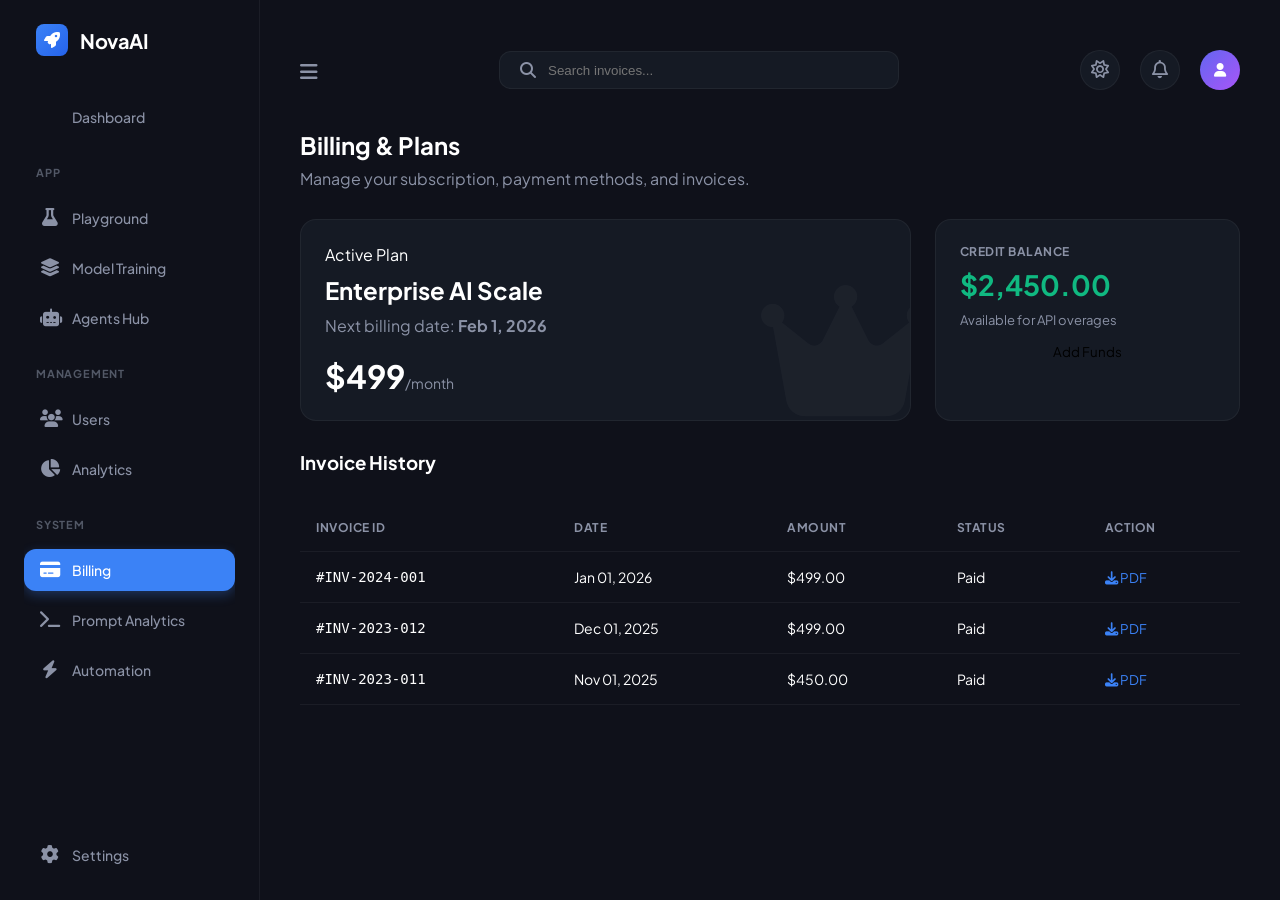
<file: billing.html>
<!DOCTYPE html>
<html lang="en">
<head>
    <meta charset="UTF-8">
    <meta name="viewport" content="width=device-width, initial-scale=1.0">
    <title>Billing & Plans - NovaAI</title>
    <!-- Fonts -->
    <link rel="preconnect" href="https://fonts.googleapis.com">
    <link href="https://fonts.googleapis.com/css2?family=Plus+Jakarta+Sans:wght@300;400;500;600;700&display=swap" rel="stylesheet">
    <!-- FontAwesome -->
    <link rel="stylesheet" href="https://cdnjs.cloudflare.com/ajax/libs/font-awesome/6.4.0/css/all.min.css">
    <!-- Custom CSS -->
    <link rel="stylesheet" href="assets/css/style.css">
</head>
<body>

    <div class="app-wrapper">
        <!-- Sidebar -->
        <aside class="sidebar">
            <div class="logo-container">
                <div class="logo-icon">
                    <i class="fa-solid fa-rocket"></i>
                </div>
                <div class="logo-text">NovaAI</div>
            </div>
            
            <nav class="nav-menu">
                <a href="dashboard.html" class="nav-item">
                    <i class="fa-solid fa-grid-2"></i> <span>Dashboard</span>
                </a>
                
                <div class="nav-category">App</div>

                <a href="playground.html" class="nav-item">
                    <i class="fa-solid fa-flask"></i> <span>Playground</span>
                </a>

                <a href="model-training.html" class="nav-item">
                    <i class="fa-solid fa-layer-group"></i> <span>Model Training</span> 
                </a>

                <a href="agents.html" class="nav-item">
                    <i class="fa-solid fa-robot"></i> <span>Agents Hub</span>
                </a>

                <div class="nav-category">Management</div>
                
                <a href="#" class="nav-item">
                    <i class="fa-solid fa-users"></i> <span>Users</span>
                </a>
                <a href="#" class="nav-item">
                     <i class="fa-solid fa-chart-pie"></i> <span>Analytics</span>
                </a>

                <div class="nav-category">System</div>

                <a href="billing.html" class="nav-item active">
                    <i class="fa-solid fa-credit-card"></i> <span>Billing</span>
                </a>
                <a href="#" class="nav-item">
                    <i class="fa-solid fa-terminal"></i> <span>Prompt Analytics</span>
                </a>
                <a href="#" class="nav-item">
                    <i class="fa-solid fa-bolt"></i> <span>Automation</span>
                </a>
                
                <div style="flex: 1;"></div>
                
                <a href="settings.html" class="nav-item">
                    <i class="fa-solid fa-gear"></i> <span>Settings</span>
                </a>
            </nav>
        </aside>

        <!-- Main Content -->
        <main class="main-content">
            <!-- Header -->
            <header class="top-header">
                <button id="sidebar-toggle" style="color: var(--text-secondary); font-size: 20px;">
                    <i class="fa-solid fa-bars"></i>
                </button>
                <div class="search-container">
                    <i class="fa-solid fa-search"></i>
                    <input type="text" class="search-input" placeholder="Search invoices...">
                </div>
                <div class="header-actions">
                    <button class="icon-btn"><i class="fa-regular fa-sun"></i></button>
                    <button class="icon-btn"><i class="fa-regular fa-bell"></i></button>
                    <div class="user-profile"><i class="fa-solid fa-user"></i></div>
                </div>
            </header>

            <h1 class="page-title">Billing & Plans</h1>
            <p class="welcome-text">Manage your subscription, payment methods, and invoices.</p>

            <!-- Usage Summary -->
            <div style="display: grid; grid-template-columns: 2fr 1fr; gap: 24px; margin-bottom: 30px;">
                <div class="stat-card" style="position: relative; overflow: hidden;">
                    <div style="position: relative; z-index: 2;">
                        <span class="badge badge-success" style="margin-bottom: 15px;">Active Plan</span>
                        <h2 style="font-size: 24px; margin: 10px 0;">Enterprise AI Scale</h2>
                        <div style="color: var(--text-secondary); margin-bottom: 20px;">Next billing date: <strong>Feb 1, 2026</strong></div>
                        <div style="font-size: 32px; font-weight: 700; color: #fff;">$499<span style="font-size: 14px; color: var(--text-secondary); font-weight: 400;">/month</span></div>
                    </div>
                    <!-- Background decoration -->
                    <div style="position: absolute; right: -20px; bottom: -20px; font-size: 150px; color: rgba(255,255,255,0.03);">
                        <i class="fa-solid fa-crown"></i>
                    </div>
                </div>

                <div class="stat-card">
                    <div class="stat-label">Credit Balance</div>
                    <div class="stat-value" style="color: var(--primary-green);">$2,450.00</div>
                    <div class="stat-desc">Available for API overages</div>
                    <button class="btn btn-primary" style="margin-top: 15px; width: 100%;">Add Funds</button>
                </div>
            </div>

            <h3 style="margin-bottom: 20px;">Invoice History</h3>
            <div class="table-container">
                <table class="custom-table">
                    <thead>
                        <tr>
                            <th>Invoice ID</th>
                            <th>Date</th>
                            <th>Amount</th>
                            <th>Status</th>
                            <th>Action</th>
                        </tr>
                    </thead>
                    <tbody>
                        <tr>
                            <td class="font-mono">#INV-2024-001</td>
                            <td>Jan 01, 2026</td>
                            <td>$499.00</td>
                            <td><span class="badge badge-success">Paid</span></td>
                            <td><button style="color: var(--primary-blue);"><i class="fa-solid fa-download"></i> PDF</button></td>
                        </tr>
                        <tr>
                            <td class="font-mono">#INV-2023-012</td>
                            <td>Dec 01, 2025</td>
                            <td>$499.00</td>
                            <td><span class="badge badge-success">Paid</span></td>
                            <td><button style="color: var(--primary-blue);"><i class="fa-solid fa-download"></i> PDF</button></td>
                        </tr>
                        <tr>
                            <td class="font-mono">#INV-2023-011</td>
                            <td>Nov 01, 2025</td>
                            <td>$450.00</td>
                            <td><span class="badge badge-success">Paid</span></td>
                            <td><button style="color: var(--primary-blue);"><i class="fa-solid fa-download"></i> PDF</button></td>
                        </tr>
                    </tbody>
                </table>
            </div>

        </main>
    </div>

    <!-- Mobile Bottom Navigation -->
    <div class="mobile-bottom-nav">
        <a href="dashboard.html" class="mobile-nav-item">
            <i class="fa-solid fa-grid-2"></i>
            <span>Home</span>
        </a>
        <a href="agents.html" class="mobile-nav-item">
            <i class="fa-solid fa-robot"></i>
            <span>Agents</span>
        </a>
        <a href="playground.html" class="mobile-nav-item">
             <div style="background: var(--primary-blue); width: 40px; height: 40px; border-radius: 50%; display: flex; align-items: center; justify-content: center; margin-bottom: 0; margin-top: -20px; border: 4px solid var(--bg-body); color: white;">
                <i class="fa-solid fa-plus" style="font-size: 18px; margin: 0;"></i>
             </div>
        </a>
        <a href="model-training.html" class="mobile-nav-item">
            <i class="fa-solid fa-layer-group"></i>
            <span>Train</span>
        </a>
        <a href="settings.html" class="mobile-nav-item">
            <i class="fa-solid fa-gear"></i>
            <span>Settings</span>
        </a>
    </div>

    <script src="assets/js/main.js"></script>
</body>
</html>
</file>
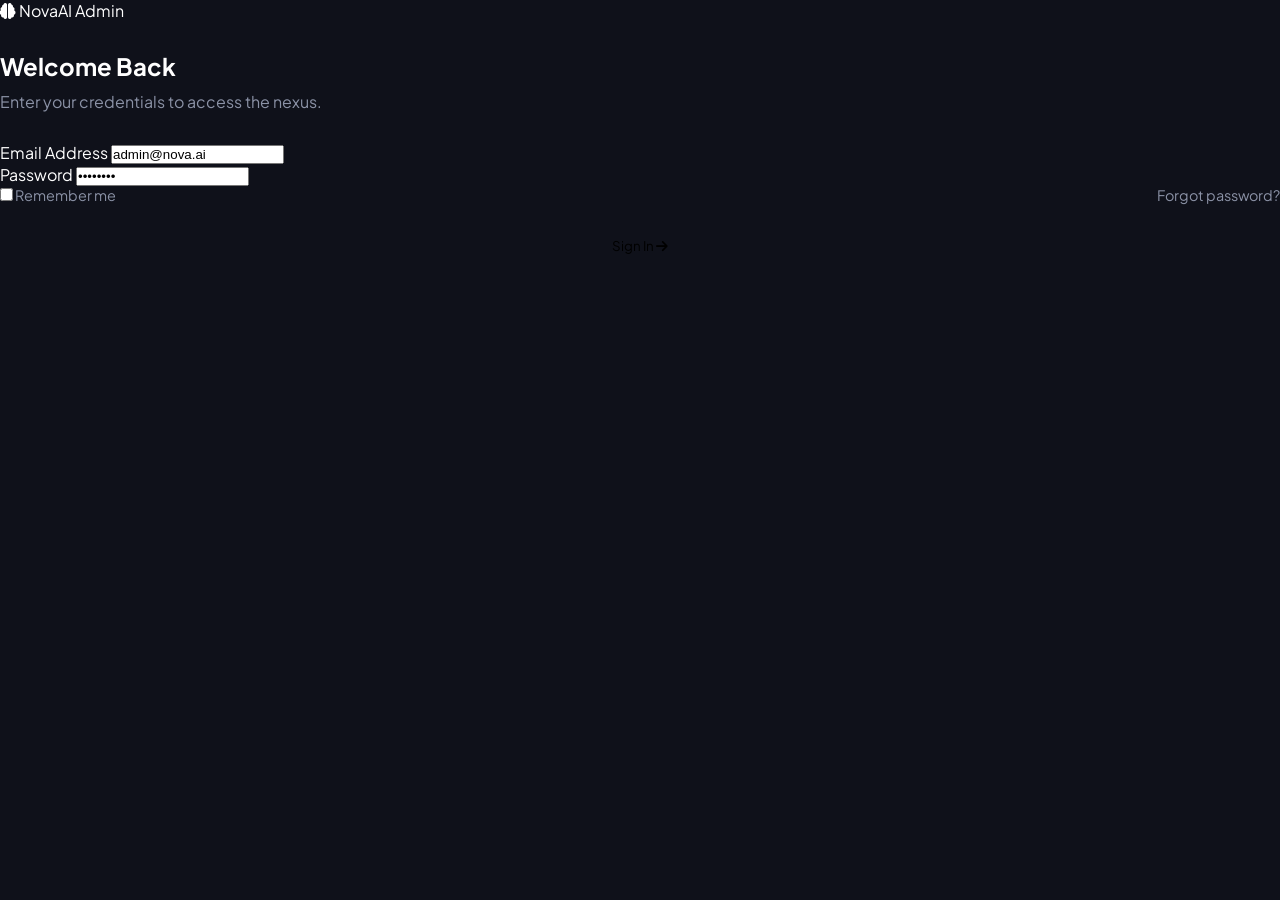
<file: forgot-password.html>
<!DOCTYPE html>
<html lang="en">
  <head>
    <meta charset="UTF-8" />
    <meta name="viewport" content="width=device-width, initial-scale=1.0" />
    <title>Login - AI Admin Dashboard</title>
    <!-- Google Fonts -->
    <link rel="preconnect" href="https://fonts.googleapis.com" />
    <link rel="preconnect" href="https://fonts.gstatic.com" crossorigin />
    <link
      href="https://fonts.googleapis.com/css2?family=Outfit:wght@300;400;500;600;700&display=swap"
      rel="stylesheet"
    />
    <!-- Font Awesome -->
    <link
      rel="stylesheet"
      href="https://cdnjs.cloudflare.com/ajax/libs/font-awesome/6.4.0/css/all.min.css"
    />
    <!-- Custom CSS -->
    <link rel="stylesheet" href="assets/css/style.css" />
  </head>
  <body class="login-body">
    <div class="glass-panel login-card">
      <div class="logo" style="justify-content: center; margin-bottom: 30px">
        <i class="fa-solid fa-brain"></i>
        <span>NovaAI Admin</span>
      </div>

      <h2 style="margin-bottom: 10px">Welcome Back</h2>
      <p style="color: var(--text-secondary); margin-bottom: 30px">
        Enter your credentials to access the nexus.
      </p>

      <form action="dashboard.html">
        <div class="form-group">
          <label class="form-label">Email Address</label>
          <input
            type="email"
            class="form-input"
            placeholder="admin@novaai.com"
            value="admin@nova.ai"
          />
        </div>

        <div class="form-group">
          <label class="form-label">Password</label>
          <input
            type="password"
            class="form-input"
            placeholder="••••••••"
            value="password"
          />
        </div>

        <div
          style="
            display: flex;
            justify-content: space-between;
            margin-bottom: 30px;
            font-size: 0.9rem;
            color: var(--text-secondary);
          "
        >
          <label><input type="checkbox" /> Remember me</label>
          <a href="#" style="color: var(--accent-primary)">Forgot password?</a>
        </div>

        <button
          type="submit"
          class="btn btn-primary"
          style="width: 100%; justify-content: center"
        >
          Sign In <i class="fa-solid fa-arrow-right"></i>
        </button>
      </form>
    </div>
  </body>
</html>
</file>
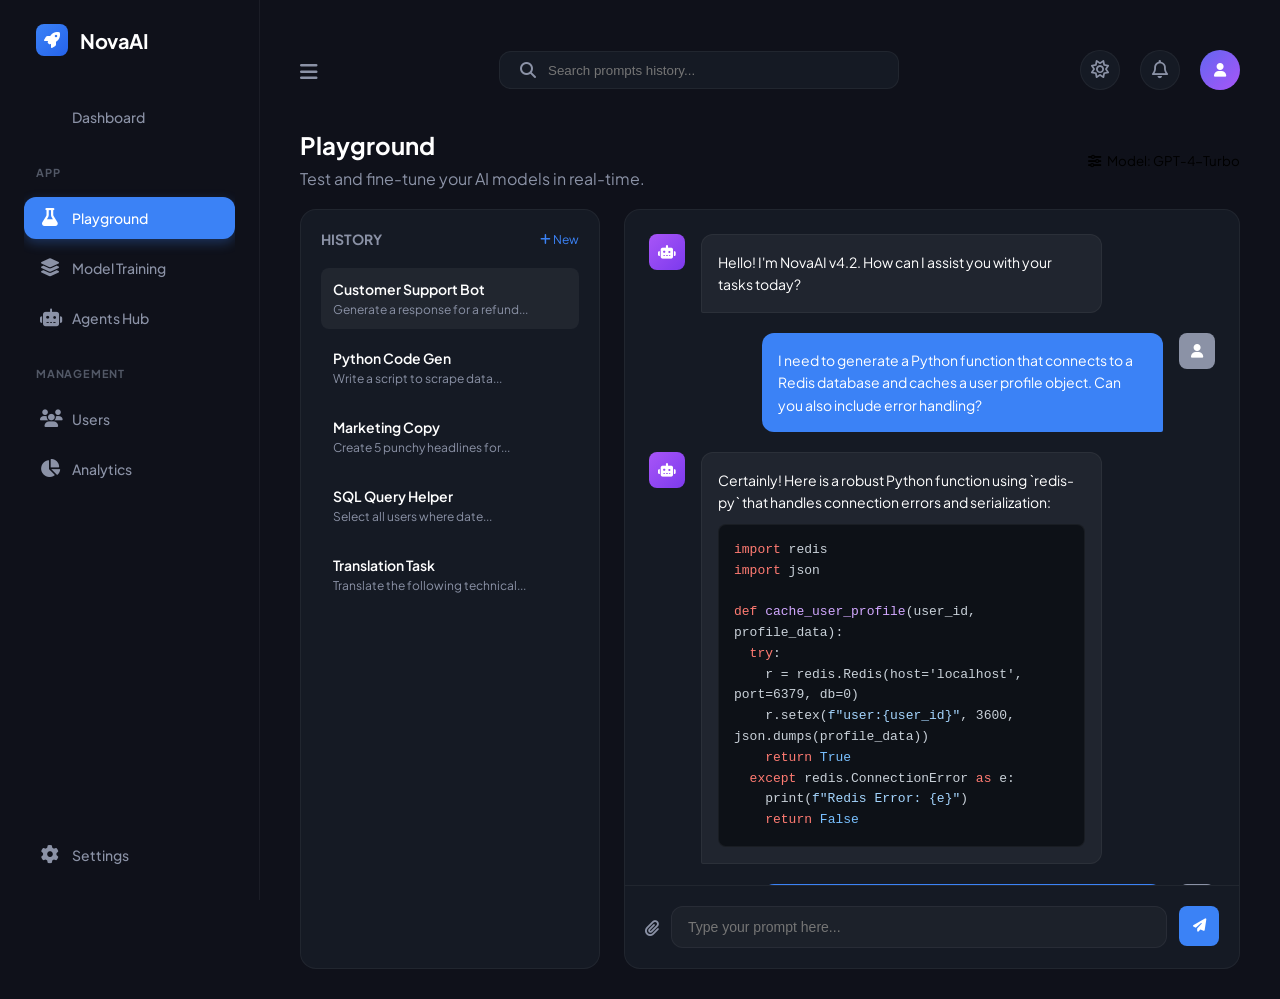
<file: models.html>
<!DOCTYPE html>
<html lang="en">
<head>
    <meta charset="UTF-8">
    <meta name="viewport" content="width=device-width, initial-scale=1.0">
    <title>AI Playground - NovaAI</title>
    <!-- Fonts -->
    <link rel="preconnect" href="https://fonts.googleapis.com">
    <link rel="preconnect" href="https://fonts.gstatic.com" crossorigin>
    <link href="https://fonts.googleapis.com/css2?family=Plus+Jakarta+Sans:wght@300;400;500;600;700&display=swap" rel="stylesheet">
    <!-- FontAwesome -->
    <link rel="stylesheet" href="https://cdnjs.cloudflare.com/ajax/libs/font-awesome/6.4.0/css/all.min.css">
    <!-- Custom CSS -->
    <link rel="stylesheet" href="assets/css/style.css">
</head>
<body>

    <div class="app-wrapper">
        <!-- Sidebar -->
        <aside class="sidebar">
            <div class="logo-container">
                <div class="logo-icon">
                    <i class="fa-solid fa-rocket"></i>
                </div>
                <div class="logo-text">NovaAI</div>
            </div>
            
            <nav class="nav-menu">
                <a href="dashboard.html" class="nav-item">
                    <i class="fa-solid fa-grid-2"></i> <span>Dashboard</span>
                </a>
                
                <div class="nav-category">App</div>

                <a href="playground.html" class="nav-item active">
                    <i class="fa-solid fa-flask"></i> <span>Playground</span>
                </a>

                <a href="model-training.html" class="nav-item">
                    <i class="fa-solid fa-layer-group"></i> <span>Model Training</span> 
                </a>

                <a href="agents.html" class="nav-item">
                    <i class="fa-solid fa-robot"></i> <span>Agents Hub</span>
                </a>

                <div class="nav-category">Management</div>
                
                <a href="#" class="nav-item">
                    <i class="fa-solid fa-users"></i> <span>Users</span>
                </a>
                <a href="#" class="nav-item">
                     <i class="fa-solid fa-chart-pie"></i> <span>Analytics</span>
                </a>

                <div style="flex: 1;"></div>
                
                <a href="settings.html" class="nav-item">
                    <i class="fa-solid fa-gear"></i> <span>Settings</span>
                </a>
            </nav>
        </aside>

        <!-- Main Content -->
        <main class="main-content">
            <!-- Top Header -->
            <header class="top-header">
                <button id="sidebar-toggle" style="color: var(--text-secondary); font-size: 20px;">
                    <i class="fa-solid fa-bars"></i>
                </button>

                <div class="search-container">
                    <i class="fa-solid fa-search"></i>
                    <input type="text" class="search-input" placeholder="Search prompts history...">
                </div>

                <div class="header-actions">
                    <button class="icon-btn"><i class="fa-regular fa-sun"></i></button>
                    <button class="icon-btn"><i class="fa-regular fa-bell"></i></button>
                    <div class="user-profile">
                        <i class="fa-solid fa-user"></i>
                    </div>
                </div>
            </header>

            <!-- Page Content -->
            <div style="display: flex; justify-content: space-between; align-items: center; margin-bottom: 20px;">
                <div>
                    <h1 class="page-title">Playground</h1>
                    <p class="welcome-text" style="margin-bottom: 0;">Test and fine-tune your AI models in real-time.</p>
                </div>
                <div>
                    <button class="badge badge-neutral" style="border: 1px solid var(--border-glass); cursor: pointer;">
                        <i class="fa-solid fa-sliders"></i> &nbsp; Model: GPT-4-Turbo
                    </button>
                </div>
            </div>

            <div class="chat-layout">
                <!-- Sidebar History -->
                <div class="chat-sidebar">
                    <div style="display: flex; justify-content: space-between; align-items: center; margin-bottom: 20px;">
                        <h3 style="font-size: 14px; color: var(--text-secondary); text-transform: uppercase; font-weight: 700;">History</h3>
                        <button style="color: var(--primary-blue); font-size: 12px;"><i class="fa-solid fa-plus"></i> New</button>
                    </div>

                    <div style="flex: 1; overflow-y: auto;">
                        <div class="chat-item active">
                            <div class="chat-item-title">Customer Support Bot</div>
                            <div class="chat-item-preview">Generate a response for a refund...</div>
                        </div>
                        <div class="chat-item">
                            <div class="chat-item-title">Python Code Gen</div>
                            <div class="chat-item-preview">Write a script to scrape data...</div>
                        </div>
                        <div class="chat-item">
                            <div class="chat-item-title">Marketing Copy</div>
                            <div class="chat-item-preview">Create 5 punchy headlines for...</div>
                        </div>
                        <div class="chat-item">
                            <div class="chat-item-title">SQL Query Helper</div>
                            <div class="chat-item-preview">Select all users where date...</div>
                        </div>
                        <div class="chat-item">
                            <div class="chat-item-title">Translation Task</div>
                            <div class="chat-item-preview">Translate the following technical...</div>
                        </div>
                    </div>
                </div>

                <!-- Chat Area -->
                <div class="chat-main">
                    <div class="chat-messages">
                        
                        <!-- AI Message -->
                        <div class="message ai">
                            <div class="message-avatar" style="background: var(--accent-gradient-purple); color: white;">
                                <i class="fa-solid fa-robot"></i>
                            </div>
                            <div class="message-bubble">
                                Hello! I'm NovaAI v4.2. How can I assist you with your tasks today?
                            </div>
                        </div>

                        <!-- User Message -->
                        <div class="message user">
                            <div class="message-avatar" style="background: var(--text-secondary); color: white;">
                                <i class="fa-solid fa-user"></i>
                            </div>
                            <div class="message-bubble">
                                I need to generate a Python function that connects to a Redis database and caches a user profile object. Can you also include error handling?
                            </div>
                        </div>

                        <!-- AI Message -->
                        <div class="message ai">
                            <div class="message-avatar" style="background: var(--accent-gradient-purple); color: white;">
                                <i class="fa-solid fa-robot"></i>
                            </div>
                            <div class="message-bubble">
                                <p style="margin-bottom: 10px;">Certainly! Here is a robust Python function using `redis-py` that handles connection errors and serialization:</p>
                                
                                <div style="background: #0d1117; padding: 15px; border-radius: 8px; font-family: 'JetBrains Mono', monospace; font-size: 13px; border: 1px solid var(--glass-border); color: #c9d1d9;">
                                    <span style="color: #ff7b72">import</span> redis<br>
                                    <span style="color: #ff7b72">import</span> json<br><br>
                                    <span style="color: #ff7b72">def</span> <span style="color: #d2a8ff">cache_user_profile</span>(user_id, profile_data):<br>
                                    &nbsp;&nbsp;<span style="color: #ff7b72">try</span>:<br>
                                    &nbsp;&nbsp;&nbsp;&nbsp;r = redis.Redis(host='localhost', port=6379, db=0)<br>
                                    &nbsp;&nbsp;&nbsp;&nbsp;r.setex(<span style="color: #a5d6ff">f"user:{user_id}"</span>, 3600, json.dumps(profile_data))<br>
                                    &nbsp;&nbsp;&nbsp;&nbsp;<span style="color: #ff7b72">return</span> <span style="color: #79c0ff">True</span><br>
                                    &nbsp;&nbsp;<span style="color: #ff7b72">except</span> redis.ConnectionError <span style="color: #ff7b72">as</span> e:<br>
                                    &nbsp;&nbsp;&nbsp;&nbsp;print(<span style="color: #a5d6ff">f"Redis Error: {e}"</span>)<br>
                                    &nbsp;&nbsp;&nbsp;&nbsp;<span style="color: #ff7b72">return</span> <span style="color: #79c0ff">False</span>
                                </div>
                            </div>
                        </div>

                         <!-- User Message -->
                        <div class="message user">
                            <div class="message-avatar" style="background: var(--text-secondary); color: white;">
                                <i class="fa-solid fa-user"></i>
                            </div>
                            <div class="message-bubble">
                                Great. Now what if the Redis instance is down? How do I fallback?
                            </div>
                        </div>

                        <!-- Typing Indicator -->
                        <div class="message ai">
                            <div class="message-avatar" style="background: var(--accent-gradient-purple); color: white;">
                                <i class="fa-solid fa-robot"></i>
                            </div>
                            <div class="message-bubble" style="padding: 12px 16px;">
                                <div style="display: flex; gap: 4px;">
                                    <div style="width: 6px; height: 6px; background: var(--text-secondary); border-radius: 50%; opacity: 0.6; animation: skeleton-loading 1s infinite;"></div>
                                    <div style="width: 6px; height: 6px; background: var(--text-secondary); border-radius: 50%; opacity: 0.6; animation: skeleton-loading 1s infinite 0.2s;"></div>
                                    <div style="width: 6px; height: 6px; background: var(--text-secondary); border-radius: 50%; opacity: 0.6; animation: skeleton-loading 1s infinite 0.4s;"></div>
                                </div>
                            </div>
                        </div>

                    </div>

                    
                    <!-- Input Area -->
                    <div class="chat-input-area">
                        <button style="color: var(--text-secondary); font-size: 16px;"><i class="fa-solid fa-paperclip"></i></button>
                        <input type="text" class="chat-input" placeholder="Type your prompt here...">
                        <button style="background: var(--primary-blue); color: white; width: 40px; height: 40px; border-radius: 8px; display: flex; align-items: center; justify-content: center;">
                            <i class="fa-solid fa-paper-plane"></i>
                        </button>
                    </div>
                </div>
            </div>

        </main>
    </div>

    <!-- Main Logic -->
    <script src="assets/js/main.js"></script>
</body>
</html>
</file>
<file: assets/css/style.css>
/* 
   NovaAI - Premium Admin Dashboard Template
   Author: NovaAI Team
   Version: 1.0.0
   License: Envato Market Standard
*/

@import url('https://fonts.googleapis.com/css2?family=Plus+Jakarta+Sans:wght@300;400;500;600;700&display=swap');

:root {
    /* Color Palette */
    --bg-body: #0f111a;       /* Deep dark background */
    --bg-sidebar: #0f111a;    /* Matching sidebar */
    --bg-card: #151a24;       /* Card background */
    --bg-card-hover: #1c2230;
    
    --text-primary: #ffffff;
    --text-secondary: #8b92a6;
    --text-muted: #525866;

    --primary-blue: #3b82f6;
    --primary-purple: #8b5cf6;
    --primary-cyan: #06b6d4;
    --primary-orange: #f97316;
    --primary-green: #10b981;
    
    --accent-gradient-blue: linear-gradient(135deg, #3b82f6 0%, #2563eb 100%);
    --accent-gradient-purple: linear-gradient(135deg, #a855f7 0%, #7c3aed 100%);
    --accent-gradient-orange: linear-gradient(135deg, #f97316 0%, #ea580c 100%);
    --accent-gradient-green: linear-gradient(135deg, #10b981 0%, #059669 100%);

    --glass-border: rgba(255, 255, 255, 0.05);
    --card-radius: 16px;
    --transition: all 0.3s cubic-bezier(0.4, 0, 0.2, 1);
    
    --sidebar-width: 260px;
    --header-height: 80px;

    --font-main: 'Plus Jakarta Sans', sans-serif;
}

* {
    margin: 0;
    padding: 0;
    box-sizing: border-box;
    outline: none;
}

body {
    background-color: var(--bg-body);
    font-family: var(--font-main);
    color: var(--text-primary);
    overflow-x: hidden;
    min-height: 100vh;
}

a { text-decoration: none; color: inherit; }
ul { list-style: none; }
button { cursor: pointer; border: none; background: none; font-family: inherit; }

/* Layout */
.app-wrapper {
    display: flex;
    width: 100%;
}

/* Sidebar */
.sidebar {
    width: var(--sidebar-width);
    height: 100vh;
    background: var(--bg-sidebar);
    position: fixed;
    top: 0;
    left: 0;
    padding: 24px;
    display: flex;
    flex-direction: column;
    z-index: 100;
    border-right: 1px solid var(--glass-border);
}

.logo-container {
    display: flex;
    align-items: center;
    gap: 12px;
    margin-bottom: 40px;
    padding: 0 12px;
}

.logo-icon {
    width: 32px;
    height: 32px;
    background: var(--accent-gradient-blue);
    border-radius: 8px;
    display: flex;
    align-items: center;
    justify-content: center;
    font-size: 16px;
    color: white;
}

.logo-text {
    font-size: 20px;
    font-weight: 700;
    letter-spacing: -0.5px;
}

.nav-menu {
    display: flex;
    flex-direction: column;
    gap: 8px;
    overflow-y: auto;
    flex: 1;
}

.nav-category {
    font-size: 11px;
    text-transform: uppercase;
    color: var(--text-muted);
    font-weight: 700;
    letter-spacing: 0.8px;
    margin: 20px 0 10px 12px;
}

.nav-item {
    display: flex;
    align-items: center;
    gap: 12px;
    padding: 12px 16px;
    border-radius: 12px;
    color: var(--text-secondary);
    font-size: 14px;
    font-weight: 500;
    transition: var(--transition);
}

.nav-item:hover {
    background: rgba(255, 255, 255, 0.03);
    color: var(--text-primary);
}

.nav-item.active {
    background: var(--primary-blue);
    color: white;
    box-shadow: 0 4px 12px rgba(59, 130, 246, 0.3);
}

.nav-item i {
    font-size: 18px;
    width: 20px;
    text-align: center;
}

/* Main Content */
.main-content {
    margin-left: var(--sidebar-width);
    flex: 1;
    padding: 30px 40px;
    min-height: 100vh;
}

/* Header */
.top-header {
    height: var(--header-height);
    display: flex;
    align-items: center;
    justify-content: space-between;
    margin-bottom: 20px;
}

.search-container {
    background: var(--bg-card);
    border: 1px solid var(--glass-border);
    padding: 10px 20px;
    border-radius: 12px;
    display: flex;
    align-items: center;
    gap: 12px;
    width: 400px;
    color: var(--text-secondary);
}

.search-input {
    background: transparent;
    border: none;
    color: var(--text-primary);
    width: 100%;
    font-weight: 500;
}

.header-actions {
    display: flex;
    align-items: center;
    gap: 20px;
}

.icon-btn {
    width: 40px;
    height: 40px;
    border-radius: 50%;
    background: var(--bg-card);
    border: 1px solid var(--glass-border);
    color: var(--text-secondary);
    display: flex;
    align-items: center;
    justify-content: center;
    font-size: 18px;
    transition: var(--transition);
}

.icon-btn:hover {
    background: var(--bg-card-hover);
    color: var(--text-primary);
}

.user-profile {
    width: 40px;
    height: 40px;
    border-radius: 50%;
    background: linear-gradient(135deg, #6366f1, #a855f7);
    display: flex;
    align-items: center;
    justify-content: center;
    font-weight: 600;
    font-size: 14px;
}

/* Dashboard Widgets */
.page-title {
    font-size: 24px;
    font-weight: 700;
    margin-bottom: 8px;
}

.welcome-text {
    color: var(--text-secondary);
    margin-bottom: 30px;
}

.stats-grid {
    display: grid;
    grid-template-columns: repeat(4, 1fr);
    gap: 24px;
    margin-bottom: 30px;
}

.stat-card {
    background: var(--bg-card);
    border: 1px solid var(--glass-border);
    border-radius: var(--card-radius);
    padding: 24px;
    position: relative;
    overflow: hidden;
    transition: var(--transition);
}

.stat-card:hover {
    transform: translateY(-4px);
    border-color: rgba(255,255,255,0.1);
}

/* Top row with icon and circle */
.stat-header {
    display: flex;
    justify-content: space-between;
    align-items: flex-start;
    margin-bottom: 20px;
}

.stat-icon-box {
    width: 48px;
    height: 48px;
    border-radius: 12px;
    display: flex;
    align-items: center;
    justify-content: center;
    font-size: 20px;
    color: white;
}

.stat-circle {
    width: 48px;
    height: 48px;
    position: relative;
    display: flex;
    align-items: center;
    justify-content: center;
    font-size: 12px;
    font-weight: 700;
    color: white;
}

/* SVG Circle Progress */
.circle-svg {
    transform: rotate(-90deg);
    width: 100%;
    height: 100%;
    position: absolute;
    top: 0;
    left: 0;
}

.circle-bg {
    fill: none;
    stroke: rgba(255,255,255,0.1);
    stroke-width: 4;
}

.circle-fill {
    fill: none;
    stroke-width: 4;
    stroke-linecap: round;
    stroke-dasharray: 100;
    stroke-dashoffset: 24; /* 76% */
}

/* Stat Values */
.stat-label {
    font-size: 12px;
    text-transform: uppercase;
    color: var(--text-secondary);
    font-weight: 700;
    letter-spacing: 0.5px;
    margin-bottom: 8px;
}

.stat-value {
    font-size: 28px;
    font-weight: 700;
    display: flex;
    align-items: center;
    gap: 12px;
}

.stat-badge {
    padding: 4px 8px;
    border-radius: 20px;
    font-size: 12px;
    font-weight: 600;
    display: flex;
    align-items: center;
    gap: 4px;
}

.badge-up {
    background: rgba(16, 185, 129, 0.15);
    color: var(--primary-green);
}

.stat-desc {
    font-size: 13px;
    color: var(--text-secondary);
    margin-top: 10px;
}

/* Progress bar at bottom of card */
.card-progress-bar {
    height: 4px;
    background: rgba(255,255,255,0.05);
    border-radius: 2px;
    margin-top: 20px;
    overflow: hidden;
}

.card-progress-fill {
    height: 100%;
    border-radius: 2px;
}

/* Chart Section */
.chart-section {
    background: var(--bg-card);
    border: 1px solid var(--glass-border);
    border-radius: var(--card-radius);
    padding: 30px;
}

.section-header {
    display: flex;
    justify-content: space-between;
    align-items: center;
    margin-bottom: 30px;
}

.section-title {
    font-size: 18px;
    font-weight: 700;
    display: flex;
    align-items: center;
    gap: 10px;
}

.section-title i {
    padding: 8px;
    background: rgba(255,255,255,0.1);
    border-radius: 6px;
    font-size: 14px;
}

.chart-legend {
    display: flex;
    align-items: center;
    gap: 15px;
    font-size: 13px;
    color: var(--text-secondary);
}

.legend-item span {
    display: inline-block;
    width: 8px;
    height: 8px;
    border-radius: 50%;
    margin-right: 6px;
}

/* --- Futuristic Holographic Theme --- */

.holo-container {
    background-color: #050a14;
    background-image: 
        linear-gradient(rgba(59, 130, 246, 0.05) 1px, transparent 1px),
        linear-gradient(90deg, rgba(59, 130, 246, 0.05) 1px, transparent 1px);
    background-size: 40px 40px;
    position: relative;
    overflow: hidden;
}

.scanline::before {
    content: " ";
    display: block;
    position: absolute;
    top: 0;
    left: 0;
    bottom: 0;
    right: 0;
    background: linear-gradient(rgba(18, 16, 16, 0) 50%, rgba(0, 0, 0, 0.25) 50%), linear-gradient(90deg, rgba(255, 0, 0, 0.06), rgba(0, 255, 0, 0.02), rgba(0, 0, 255, 0.06));
    z-index: 2;
    background-size: 100% 2px, 3px 100%;
    pointer-events: none;
}

.holo-card {
    background: rgba(16, 21, 35, 0.7);
    border: 1px solid rgba(6, 182, 212, 0.3);
    box-shadow: 0 0 15px rgba(6, 182, 212, 0.1), inset 0 0 20px rgba(6, 182, 212, 0.05); /* Cyan Glow */
    backdrop-filter: blur(5px);
    border-radius: 4px; /* Sharper corners for sci-fi look */
    position: relative;
}

.holo-card.accent-purple {
    border-color: rgba(139, 92, 246, 0.4);
    box-shadow: 0 0 15px rgba(139, 92, 246, 0.1), inset 0 0 20px rgba(139, 92, 246, 0.05);
}

.holo-card::after {
    /* Corner bracket effect */
    content: '';
    position: absolute;
    top: -1px; left: -1px;
    width: 10px; height: 10px;
    border-top: 2px solid #06b6d4;
    border-left: 2px solid #06b6d4;
}

.holo-card::before {
    /* Corner bracket effect - bottom right */
    content: '';
    position: absolute;
    bottom: -1px; right: -1px;
    width: 10px; height: 10px;
    border-bottom: 2px solid #06b6d4;
    border-right: 2px solid #06b6d4;
}

.text-neon-cyan {
    color: #22d3ee;
    text-shadow: 0 0 5px rgba(34, 211, 238, 0.8), 0 0 10px rgba(34, 211, 238, 0.5);
}

.text-neon-pink {
    color: #e879f9;
    text-shadow: 0 0 5px rgba(232, 121, 249, 0.8);
}

/* Neural Network Node Animation */
.network-viz {
    display: flex;
    justify-content: space-around;
    align-items: center;
    height: 100%;
    position: relative;
    padding: 20px;
}

.layer {
    display: flex;
    flex-direction: column;
    gap: 15px;
}

.node {
    width: 12px;
    height: 12px;
    background: #06b6d4;
    border-radius: 50%;
    box-shadow: 0 0 10px #06b6d4;
    animation: pulse-node 2s infinite;
}

.layer:nth-child(2) .node { background: #8b5cf6; box-shadow: 0 0 10px #8b5cf6; animation-delay: 0.5s; }
.layer:nth-child(3) .node { background: #ec4899; box-shadow: 0 0 10px #ec4899; animation-delay: 1s; }

@keyframes pulse-node {
    0% { transform: scale(1); opacity: 0.8; }
    50% { transform: scale(1.4); opacity: 1; box-shadow: 0 0 20px currentColor; }
    100% { transform: scale(1); opacity: 0.8; }
}

.hud-btn {
    background: rgba(6, 182, 212, 0.1);
    border: 1px solid #06b6d4;
    color: #22d3ee;
    text-transform: uppercase;
    letter-spacing: 2px;
    font-size: 10px;
    padding: 8px 16px;
    transition: all 0.2s;
}

.hud-btn:hover {
    background: rgba(6, 182, 212, 0.3);
    box-shadow: 0 0 15px #06b6d4;
}

/* Status Badges - inherited but improved */
.badge-neon {
    background: transparent;
    border: 1px solid #10b981;
    color: #10b981;
    box-shadow: 0 0 8px rgba(16, 185, 129, 0.4);
    text-shadow: 0 0 5px rgba(16, 185, 129, 0.5);
}

/* Tables */
.table-container {
    width: 100%;
    overflow-x: auto;
}

.custom-table {
    width: 100%;
    border-collapse: collapse;
    margin-top: 10px;
}

.custom-table th {
    text-align: left;
    padding: 16px;
    color: var(--text-secondary);
    font-size: 12px;
    text-transform: uppercase;
    letter-spacing: 0.5px;
    border-bottom: 1px solid var(--glass-border);
}

.custom-table td {
    padding: 16px;
    border-bottom: 1px solid var(--glass-border);
    color: var(--text-primary);
    font-size: 14px;
}

.custom-table tr:hover td {
    background: rgba(255,255,255,0.02);
}

.font-mono { font-family: 'JetBrains Mono', 'Fira Code', monospace; }

/* Loading States (Skeleton) */
.skeleton {
    background: linear-gradient(90deg, rgba(255,255,255,0.03) 25%, rgba(255,255,255,0.08) 37%, rgba(255,255,255,0.03) 63%);
    background-size: 400% 100%;
    animation: skeleton-loading 1.4s ease infinite;
    border-radius: 4px;
}

.skeleton-text { height: 12px; margin-bottom: 8px; width: 60%; }
.skeleton-title { height: 24px; margin-bottom: 12px; width: 40%; }
.skeleton-circle { width: 40px; height: 40px; border-radius: 50%; }
.skeleton-rect { width: 100%; height: 100px; border-radius: 8px; }

@keyframes skeleton-loading {
    0% { background-position: 100% 50%; }
    100% { background-position: 0 50%; }
}

/* Chat Interface */
.chat-layout {
    display: flex;
    height: calc(100vh - 140px);
    gap: 24px;
}

.chat-sidebar {
    width: 300px;
    background: var(--bg-card);
    border: 1px solid var(--glass-border);
    border-radius: var(--card-radius);
    padding: 20px;
    display: flex;
    flex-direction: column;
}

.chat-main {
    flex: 1;
    background: var(--bg-card);
    border: 1px solid var(--glass-border);
    border-radius: var(--card-radius);
    display: flex;
    flex-direction: column;
    overflow: hidden;
}

.chat-messages {
    flex: 1;
    overflow-y: auto;
    padding: 24px;
    display: flex;
    flex-direction: column;
    gap: 20px;
}

.message {
    display: flex;
    gap: 16px;
    max-width: 80%;
}

.message.user {
    margin-left: auto;
    flex-direction: row-reverse;
}

.message-avatar {
    width: 36px;
    height: 36px;
    border-radius: 8px;
    display: flex;
    align-items: center;
    justify-content: center;
    font-size: 14px;
    flex-shrink: 0;
}

.message-bubble {
    padding: 16px;
    border-radius: 12px;
    font-size: 14px;
    line-height: 1.6;
    position: relative;
}

.user .message-bubble {
    background: var(--primary-blue);
    color: white;
    border-bottom-right-radius: 2px;
}

.ai .message-bubble {
    background: rgba(255,255,255,0.05);
    border: 1px solid var(--glass-border);
    color: var(--text-primary);
    border-bottom-left-radius: 2px;
}

.chat-input-area {
    padding: 20px;
    border-top: 1px solid var(--glass-border);
    display: flex;
    gap: 12px;
}

.chat-input {
    flex: 1;
    background: rgba(255,255,255,0.03);
    border: 1px solid var(--glass-border);
    padding: 12px 16px;
    border-radius: 12px;
    color: white;
    font-size: 14px;
}

.chat-item {
    padding: 12px;
    border-radius: 8px;
    cursor: pointer;
    transition: var(--transition);
    margin-bottom: 8px;
}

.chat-item:hover, .chat-item.active {
    background: rgba(255,255,255,0.05);
}

.chat-item-title { font-weight: 600; font-size: 14px; margin-bottom: 4px; }
.chat-item-preview { font-size: 12px; color: var(--text-secondary); white-space: nowrap; overflow: hidden; text-overflow: ellipsis; }

/* Logs Terminal */
.terminal-window {
    background: #0d1117;
    border: 1px solid #30363d;
    border-radius: 8px;
    font-family: 'Courier New', Courier, monospace;
    padding: 0;
    overflow: hidden;
}

.terminal-header {
    background: #161b22;
    padding: 8px 16px;
    border-bottom: 1px solid #30363d;
    display: flex;
    gap: 6px;
}

.dot { width: 10px; height: 10px; border-radius: 50%; }
.dot-red { background: #ff5f56; }
.dot-yellow { background: #ffbd2e; }
.dot-green { background: #27c93f; }

.terminal-content {
    padding: 16px;
    font-size: 12px;
    color: #c9d1d9;
    max-height: 200px;
    overflow-y: auto;
}

.log-line { margin-bottom: 4px; display: block; }
.log-time { color: #8b949e; margin-right: 8px; }
.log-info { color: #58a6ff; }
.log-warn { color: #d29922; }
.log-error { color: #f85149; }

/* --- Mobile Optimization & App Feel --- */

/* Mobile Bottom Navigation (Hidden on Desktop) */
.mobile-bottom-nav {
    display: none;
    position: fixed;
    bottom: 0;
    left: 0;
    width: 100%;
    background: rgba(15, 17, 26, 0.95);
    backdrop-filter: blur(10px);
    border-top: 1px solid var(--glass-border);
    z-index: 1000;
    padding: 10px 20px;
    justify-content: space-between;
    align-items: center;
}

.mobile-nav-item {
    display: flex;
    flex-direction: column;
    align-items: center;
    gap: 5px;
    color: var(--text-secondary);
    font-size: 10px;
    font-weight: 500;
}

.mobile-nav-item i {
    font-size: 20px;
    margin-bottom: 2px;
}

.mobile-nav-item.active {
    color: var(--primary-blue);
}

/* Filter Bar Styles */
.filter-bar {
    display: flex;
    gap: 12px;
    margin-bottom: 20px;
    overflow-x: auto;
    padding-bottom: 5px;
    -webkit-overflow-scrolling: touch; /* Smooth scroll on iOS */
}

/* Hide scrollbar for cleaner look */
.filter-bar::-webkit-scrollbar { display: none; }

.filter-chip {
    padding: 8px 16px;
    background: var(--bg-card);
    border: 1px solid var(--glass-border);
    border-radius: 20px;
    color: var(--text-secondary);
    white-space: nowrap;
    font-size: 13px;
    transition: var(--transition);
    display: flex;
    align-items: center;
    gap: 8px;
}

.filter-chip.active, .filter-chip:hover {
    background: rgba(59, 130, 246, 0.1);
    border-color: var(--primary-blue);
    color: var(--primary-blue);
}

.filter-search {
    flex: 1;
    min-width: 200px;
    background: var(--bg-card);
    border: 1px solid var(--glass-border);
    border-radius: 8px;
    padding: 8px 12px;
    color: white;
    font-size: 13px;
}

/* Responsive Tables: "Card View" on Mobile */
@media (max-width: 768px) {
    .table-container {
        overflow: visible; /* clear overflow for card view */
    }

    .custom-table, .custom-table thead, .custom-table tbody, .custom-table th, .custom-table td, .custom-table tr { 
        display: block; 
    }

    .custom-table thead tr { 
        position: absolute;
        top: -9999px;
        left: -9999px;
    }

    .custom-table tr { 
        margin-bottom: 15px; 
        background: var(--bg-card);
        border: 1px solid var(--glass-border);
        border-radius: 12px;
        padding: 15px;
    }

    .custom-table td { 
        /* Behave  like a "row" */
        border: none;
        border-bottom: 1px solid rgba(255,255,255,0.02); 
        position: relative;
        padding-left: 0; 
        padding-right: 0;
        display: flex;
        justify-content: space-between;
        align-items: center;
        text-align: right;
    }

    .custom-table td:last-child {
        border-bottom: none;
    }

    .custom-table td:before { 
        content: attr(data-label);
        font-weight: 600;
        color: var(--text-secondary);
        font-size: 12px;
        text-transform: uppercase;
        margin-right: auto; /* Push value to right */
    }

    /* Font fix for mobile table */
    .font-mono { font-size: 13px; }
}

/* Responsive Query Updates */
@media (max-width: 1200px) {
    .stats-grid { grid-template-columns: repeat(2, 1fr); }
}

@media (max-width: 768px) {
    .app-wrapper { flex-direction: column; padding-bottom: 70px; /* Space for bottom nav */ }
    
    .sidebar { display: none; } /* Completely hide desktop sidebar */
    
    .mobile-bottom-nav { display: flex; } /* Show bottom nav */

    .main-content { margin-left: 0; padding: 20px; }
    
    .stats-grid { grid-template-columns: 1fr !important; } /* Force single column */
    
    .search-container { display: none; }
    
    .chat-layout { flex-direction: column; height: auto; }
    .chat-sidebar { width: 100%; height: auto; max-height: 200px; margin-bottom: 20px; }
    .chat-main { height: 500px; }

    /* Header adjustments */
    .top-header { margin-bottom: 20px; }
    #sidebar-toggle { display: none; } /* No sidebar toggle needed with bottom nav */
    .page-title { font-size: 24px; }
    
    /* Layout fixes */
    .chart-section { padding: 15px; }
    .stats-grid > div { margin-bottom: 15px; }
}
</file>
